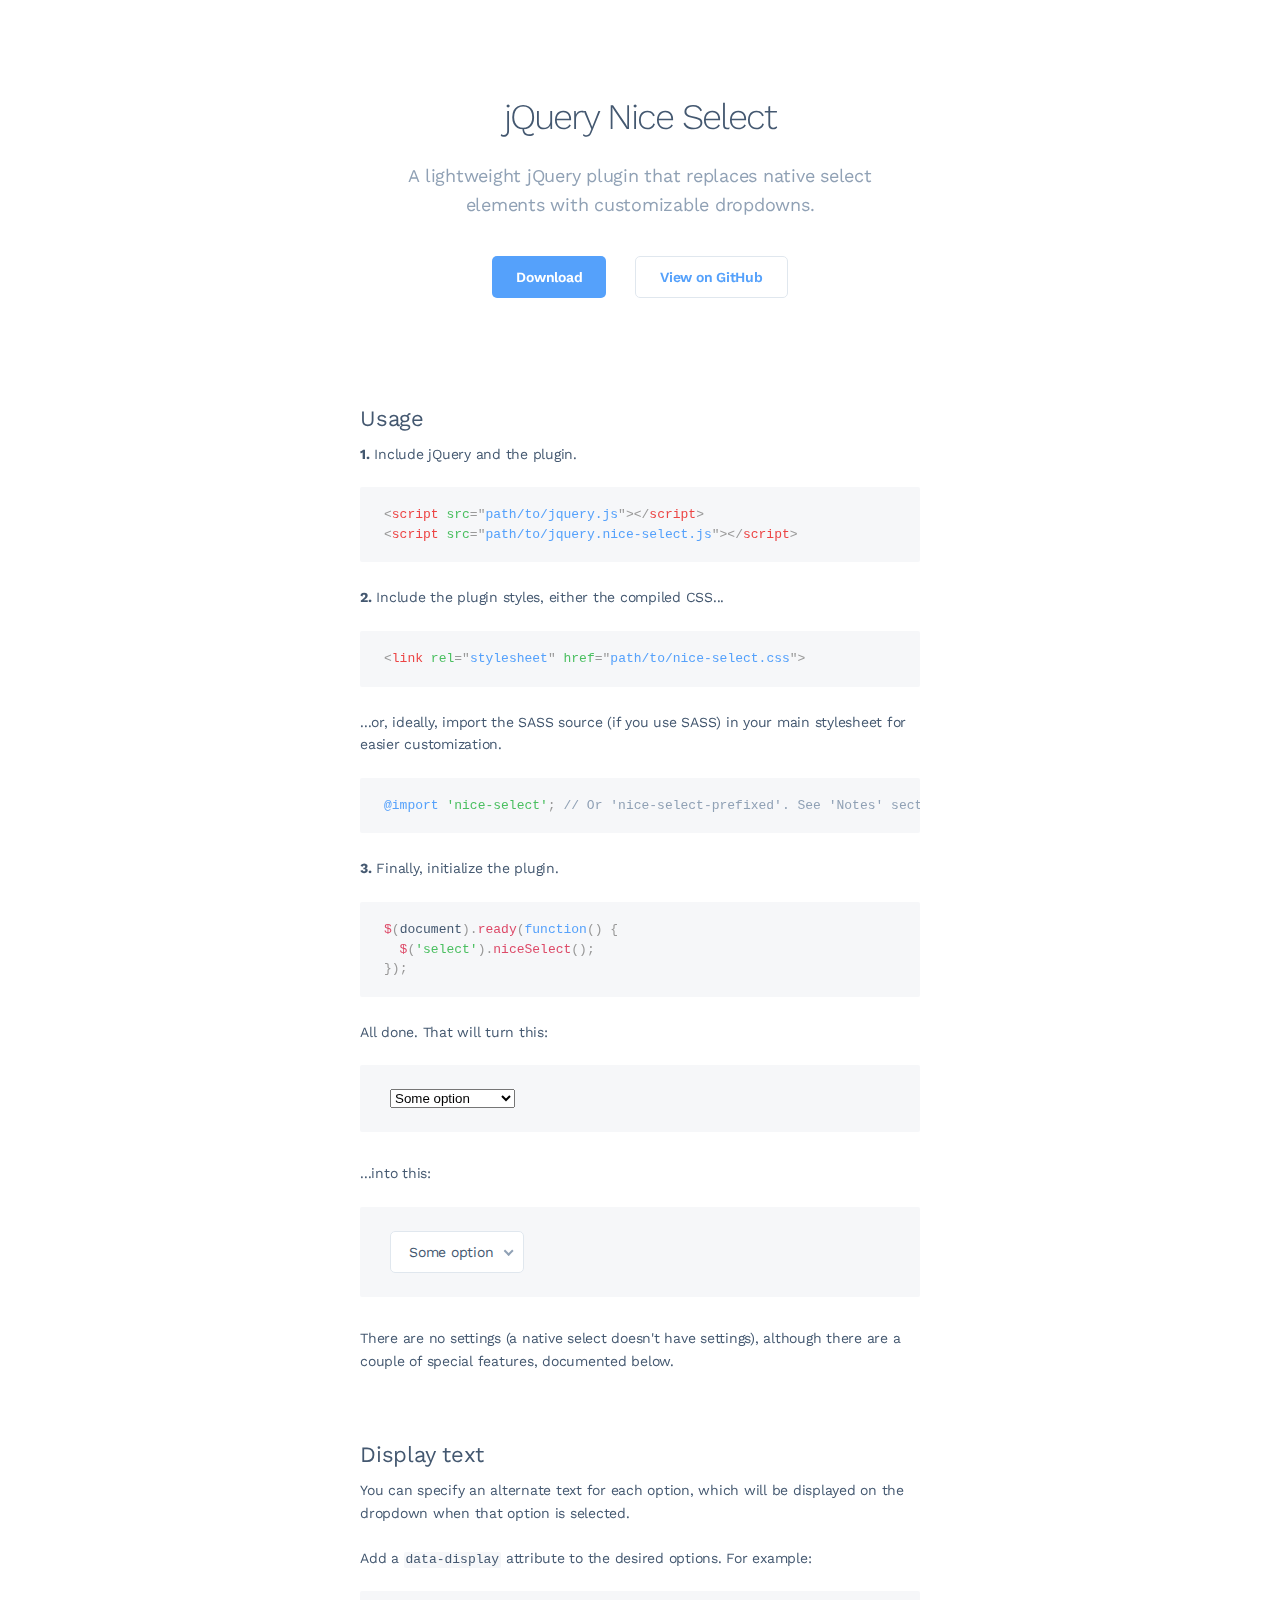
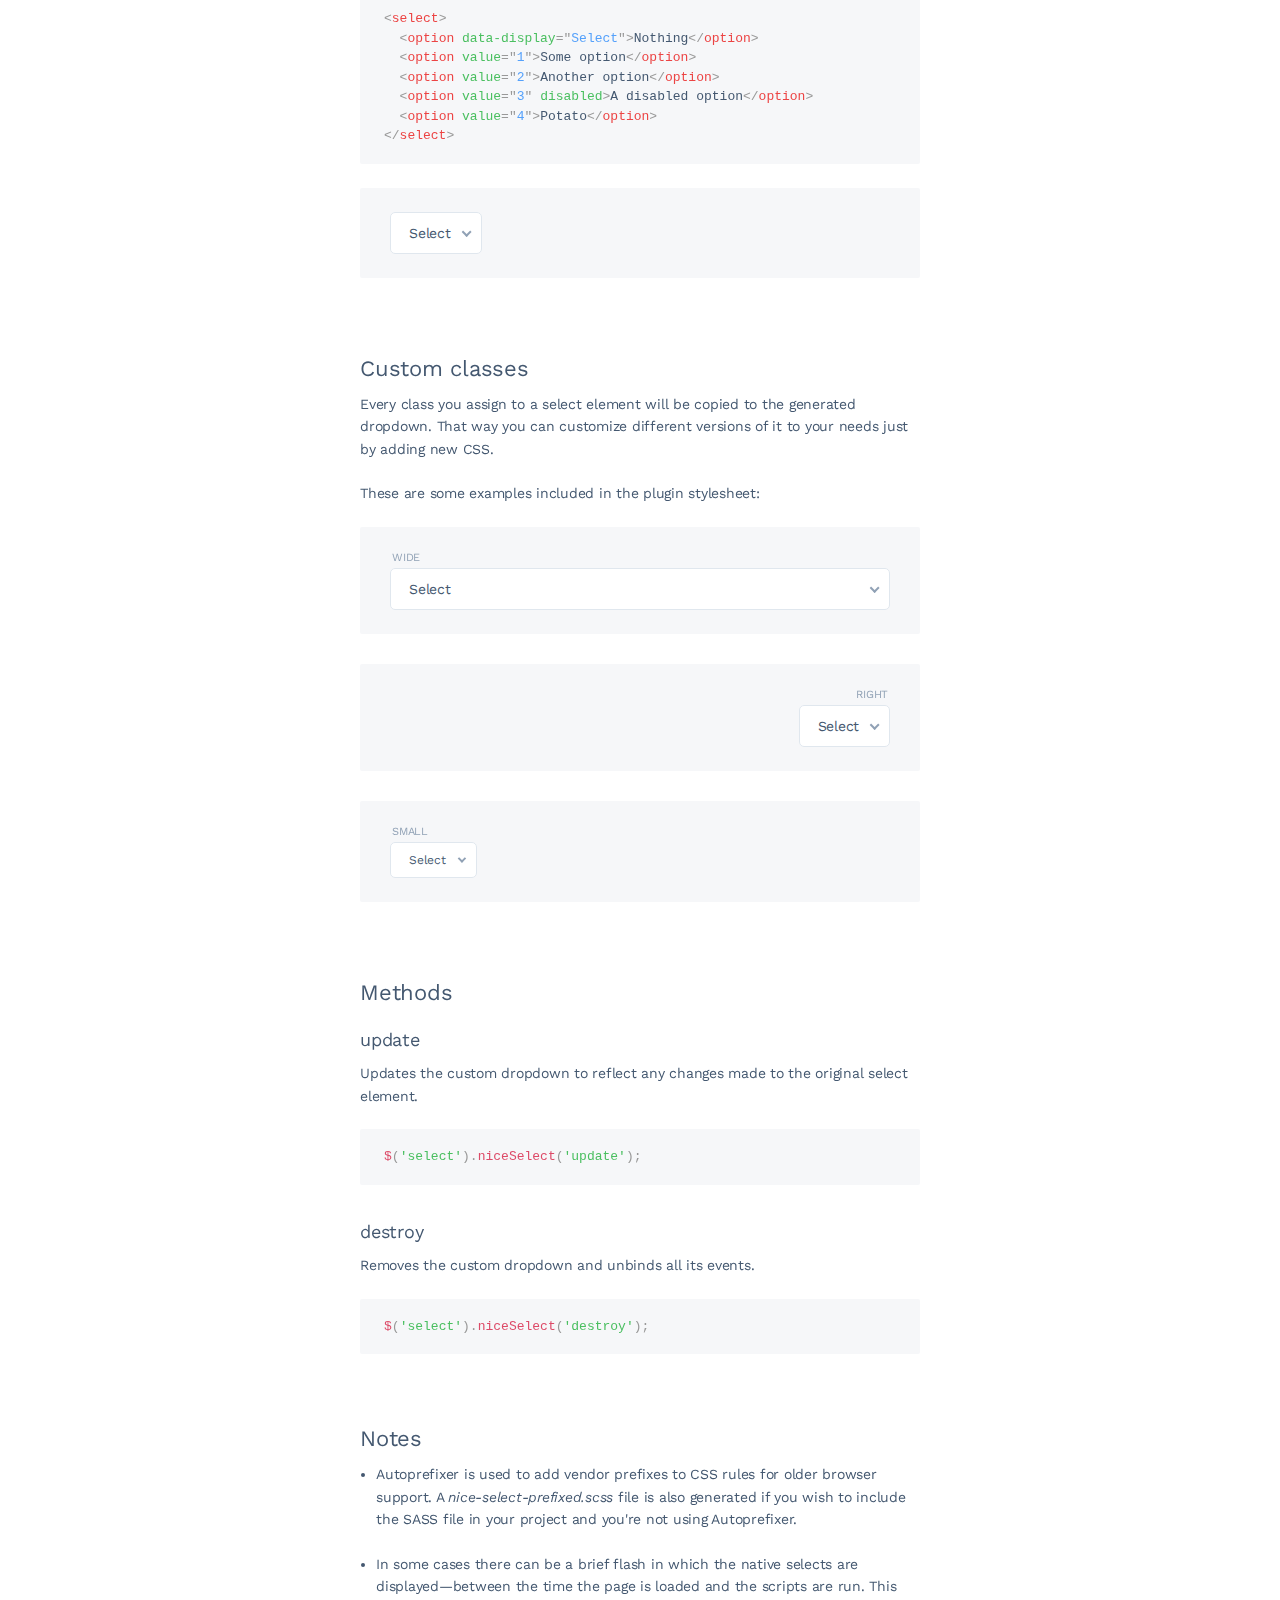
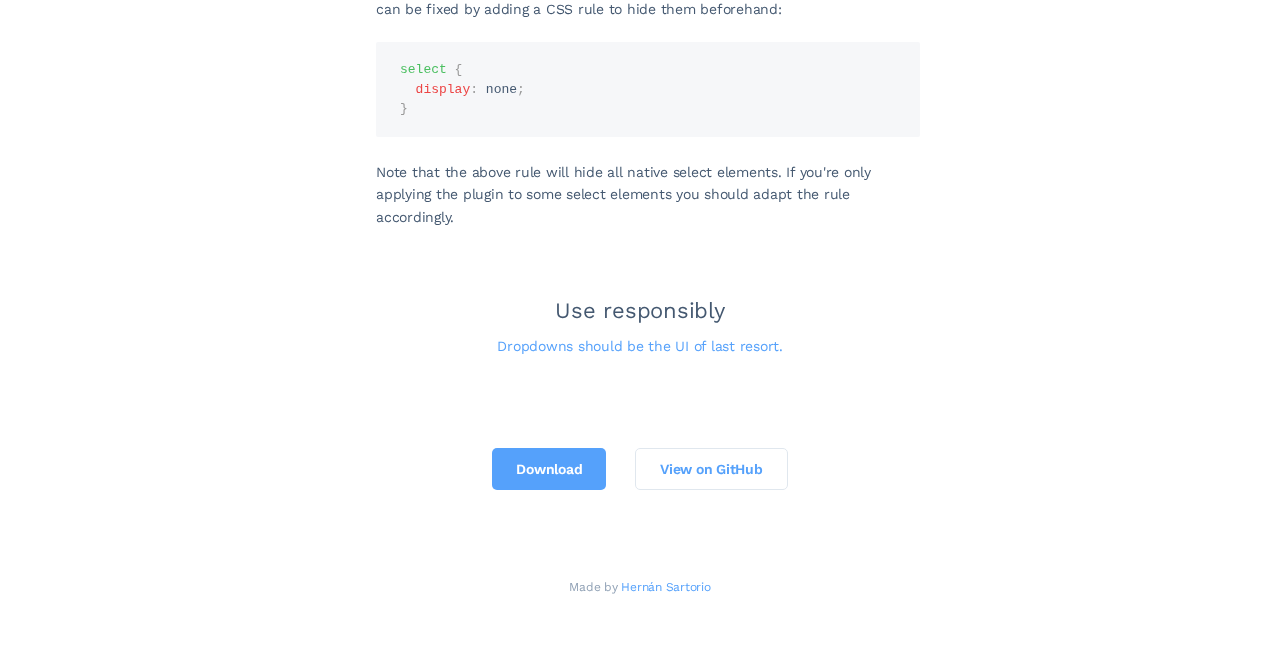
<file: static/Source/jquery-nice-select-1.1.0/index.html>
<!DOCTYPE html>
<html>
<head>

  <meta charset="utf-8">
  <meta name="viewport" content="width=device-width, initial-scale=1, user-scalable=no">

  <title>jQuery Nice Select</title>

  <link href='https://fonts.googleapis.com/css?family=Work+Sans:300,400,600&Inconsolata:400,700' rel='stylesheet' type='text/css'>
  
  <link rel="stylesheet" href="css/style.css">
  
</head>

<body>

  <div class="container">
  
    <div class="header">      
      <h1>jQuery Nice Select</h1>
      
      <p>A lightweight jQuery plugin that replaces native select elements with customizable dropdowns.</p>
      
      <a href="https://github.com/hernansartorio/jquery-nice-select/archive/v1.1.0.zip" class="button">Download</a>
      <a href="https://github.com/hernansartorio/jquery-nice-select" class="button light">View on GitHub</a>
    </div>

    <h2>Usage</h2>
    <p><strong>1.</strong> Include jQuery and the plugin.</p>
    
    <pre><code class="language-html">&lt;script src=&quot;path/to/jquery.js&quot;&gt;&lt;/script&gt; 
&lt;script src=&quot;path/to/jquery.nice-select.js&quot;&gt;&lt;/script&gt;</code></pre>
    
    <p><strong>2.</strong> Include the plugin styles, either the compiled CSS...</p>
    
    <pre><code class="language-html">&lt;link rel=&quot;stylesheet&quot; href=&quot;path/to/nice-select.css&quot;&gt;</code></pre>

    <p>...or, ideally, import the SASS source (if you use SASS) in your main stylesheet for easier customization.</p>
    
    <pre><code class="language-scss">@import 'nice-select'; // Or 'nice-select-prefixed'. See 'Notes' section.</code></pre>
    
    <p><strong>3.</strong> Finally, initialize the plugin.</p>
    
    <pre><code class="language-js">$(document).ready(function() {
  $('select').niceSelect();
});</code></pre>
    
    <p>All done. That will turn this:</p>
    
    <div class="box">
      <select class="ignore">
        <option value="1">Some option</option>
        <option value="2">Another option</option>
        <option value="3" disabled>A disabled option</option>
        <option value="4">Potato</option>
      </select>
    </div>
    
    <p>...into this:</p>
    
    <div class="box">
      <select>
        <option value="1">Some option</option>
        <option value="2">Another option</option>
        <option value="3" disabled>A disabled option</option>
        <option value="4">Potato</option>
      </select>
    </div>
    
    <p>There are no settings (a native select doesn't have settings), although there are a couple of special features, documented below.</p>
    
    <h2>Display text</h2>
    <p>You can specify an alternate text for each option, which will be displayed on the dropdown when that option is selected.</p>
    
    <p>Add a <code class="language-html">data-display</code> attribute to the desired options. For example:</p>
    
    <pre><code class="language-html">&lt;select&gt;
  &lt;option data-display=&quot;Select&quot;&gt;Nothing&lt;/option&gt;
  &lt;option value=&quot;1&quot;&gt;Some option&lt;/option&gt;
  &lt;option value=&quot;2&quot;&gt;Another option&lt;/option&gt;
  &lt;option value=&quot;3&quot; disabled&gt;A disabled option&lt;/option&gt;
  &lt;option value=&quot;4&quot;&gt;Potato&lt;/option&gt;
&lt;/select&gt;</code></pre>
    
    <div class="box">
      <select>
        <option data-display="Select">Nothing</option>
        <option value="1">Some option</option>
        <option value="2">Another option</option>
        <option value="3" disabled>A disabled option</option>
        <option value="4">Potato</option>
      </select>
    </div>

    <h2>Custom classes</h2>
    
    <p>Every class you assign to a select element will be copied to the generated dropdown. That way you can customize different versions of it to your needs just by adding new CSS.</p>
    
    <p>These are some examples included in the plugin stylesheet:</p>
    
    <div class="box">
      <label>Wide</label>
      <select class="wide">
        <option data-display="Select">Nothing</option>
        <option value="1">Some option</option>
        <option value="2">Another option</option>
        <option value="3" disabled>A disabled option</option>
        <option value="4">Potato</option>
      </select>
    </div>
    
    <div class="box">
      <label class="right">Right</label>
      <select class="right">
        <option data-display="Select">Nothing</option>
        <option value="1">Some option</option>
        <option value="2">Another option</option>
        <option value="3" disabled>A disabled option</option>
        <option value="4">Potato</option>
      </select>
    </div>
    
    <div class="box">
      <label>Small</label>
      <select class="small">
        <option data-display="Select">Nothing</option>
        <option value="1">Some option</option>
        <option value="2">Another option</option>
        <option value="3" disabled>A disabled option</option>
        <option value="4">Potato</option>
      </select>
    </div>
    
    <h2>Methods</h2>
    
    <h3>update</h3>
    
    <p>Updates the custom dropdown to reflect any changes made to the original select element.</p>
    
    <pre><code class="language-js">$('select').niceSelect('update');</code></pre>
    
    <h3>destroy</h3>
    
    <p>Removes the custom dropdown and unbinds all its events.</p>
    
    <pre><code class="language-js">$('select').niceSelect('destroy');</code></pre>
    
    <h2>Notes</h2>  
    
    <ul>
      <li>
        <p>Autoprefixer is used to add vendor prefixes to CSS rules for older browser support. A <i>nice-select-prefixed.scss</i> file is also generated if you wish to include the SASS file in your project and you're not using Autoprefixer.</p>
      </li>
      <li>
        <p>In some cases there can be a brief flash in which the native selects are displayed—between the time the page is loaded and the scripts are run. This can be fixed by adding a CSS rule to hide them beforehand:</p>
            
        <pre><code class="language-scss">select {
  display: none;
}</code></pre>

        <p>Note that the above rule will hide all native select elements. If you're only applying the plugin to some select elements you should adapt the rule accordingly.</p>
      </li>
    </ul>

    <div class="footer">
      <h2>Use responsibly</h2>
      
      <p><a href="http://www.lukew.com/ff/entry.asp?1950">Dropdowns should be the UI of last resort.</a></p>
      
      <a href="https://github.com/hernansartorio/jquery-nice-select/archive/v1.1.0.zip" class="button">Download</a>
      <a href="https://github.com/hernansartorio/jquery-nice-select" class="button light">View on GitHub</a>
      
      <div class="credit">
        Made by <a href="http://hernansartorio.com?r=ns">Hernán Sartorio</a>
      </div>
    </div>
    
    
  </div>
  
  <script src="js/jquery.js"></script>
  <script src="js/jquery.nice-select.min.js"></script>
  <script src="js/fastclick.js"></script>
  <script src="js/prism.js"></script>
  
  <script>
    $(document).ready(function() {
      $('select:not(.ignore)').niceSelect();      
      FastClick.attach(document.body);
    });    
  </script>
  
  <script>
    (function(i,s,o,g,r,a,m){i['GoogleAnalyticsObject']=r;i[r]=i[r]||function(){
    (i[r].q=i[r].q||[]).push(arguments)},i[r].l=1*new Date();a=s.createElement(o),
    m=s.getElementsByTagName(o)[0];a.async=1;a.src=g;m.parentNode.insertBefore(a,m)
    })(window,document,'script','//www.google-analytics.com/analytics.js','ga');

    ga('create', 'UA-64633646-1', 'auto');
    ga('send', 'pageview');
  </script>
  
</body>
</html>
</file>
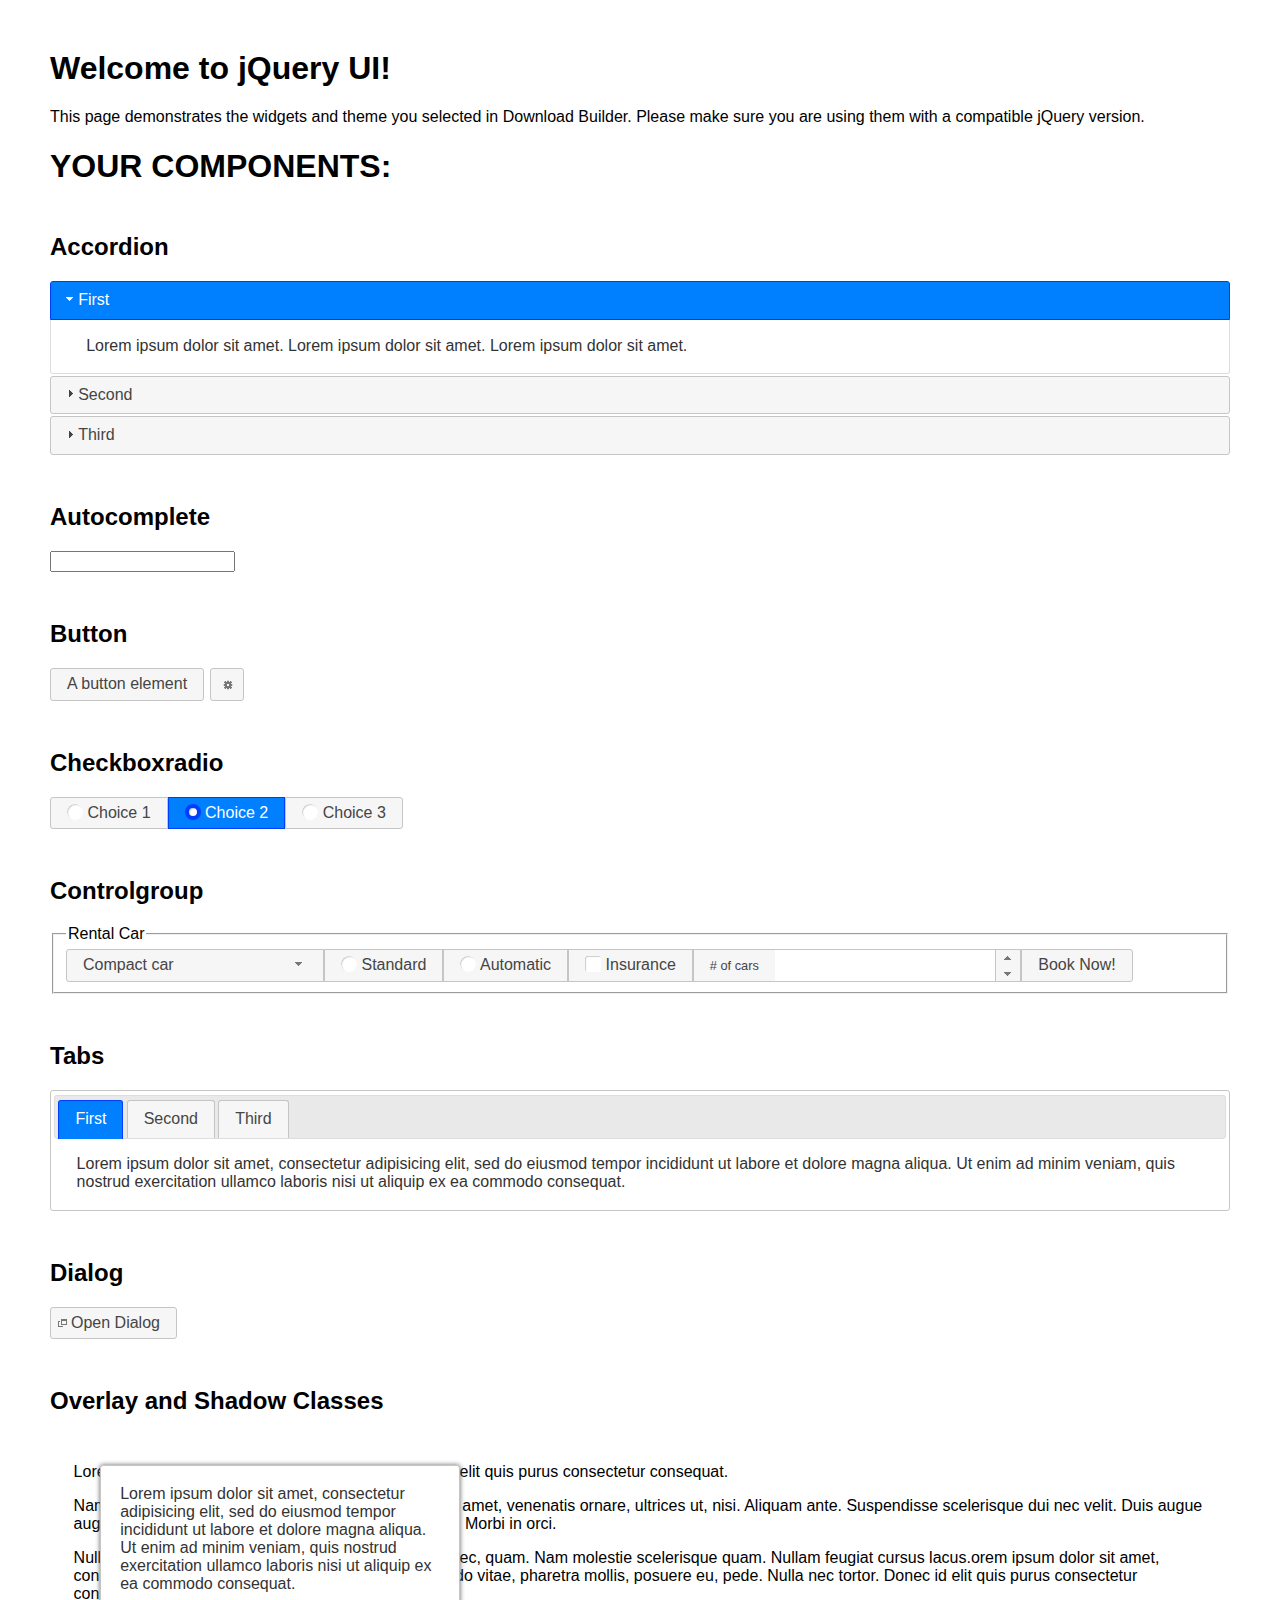
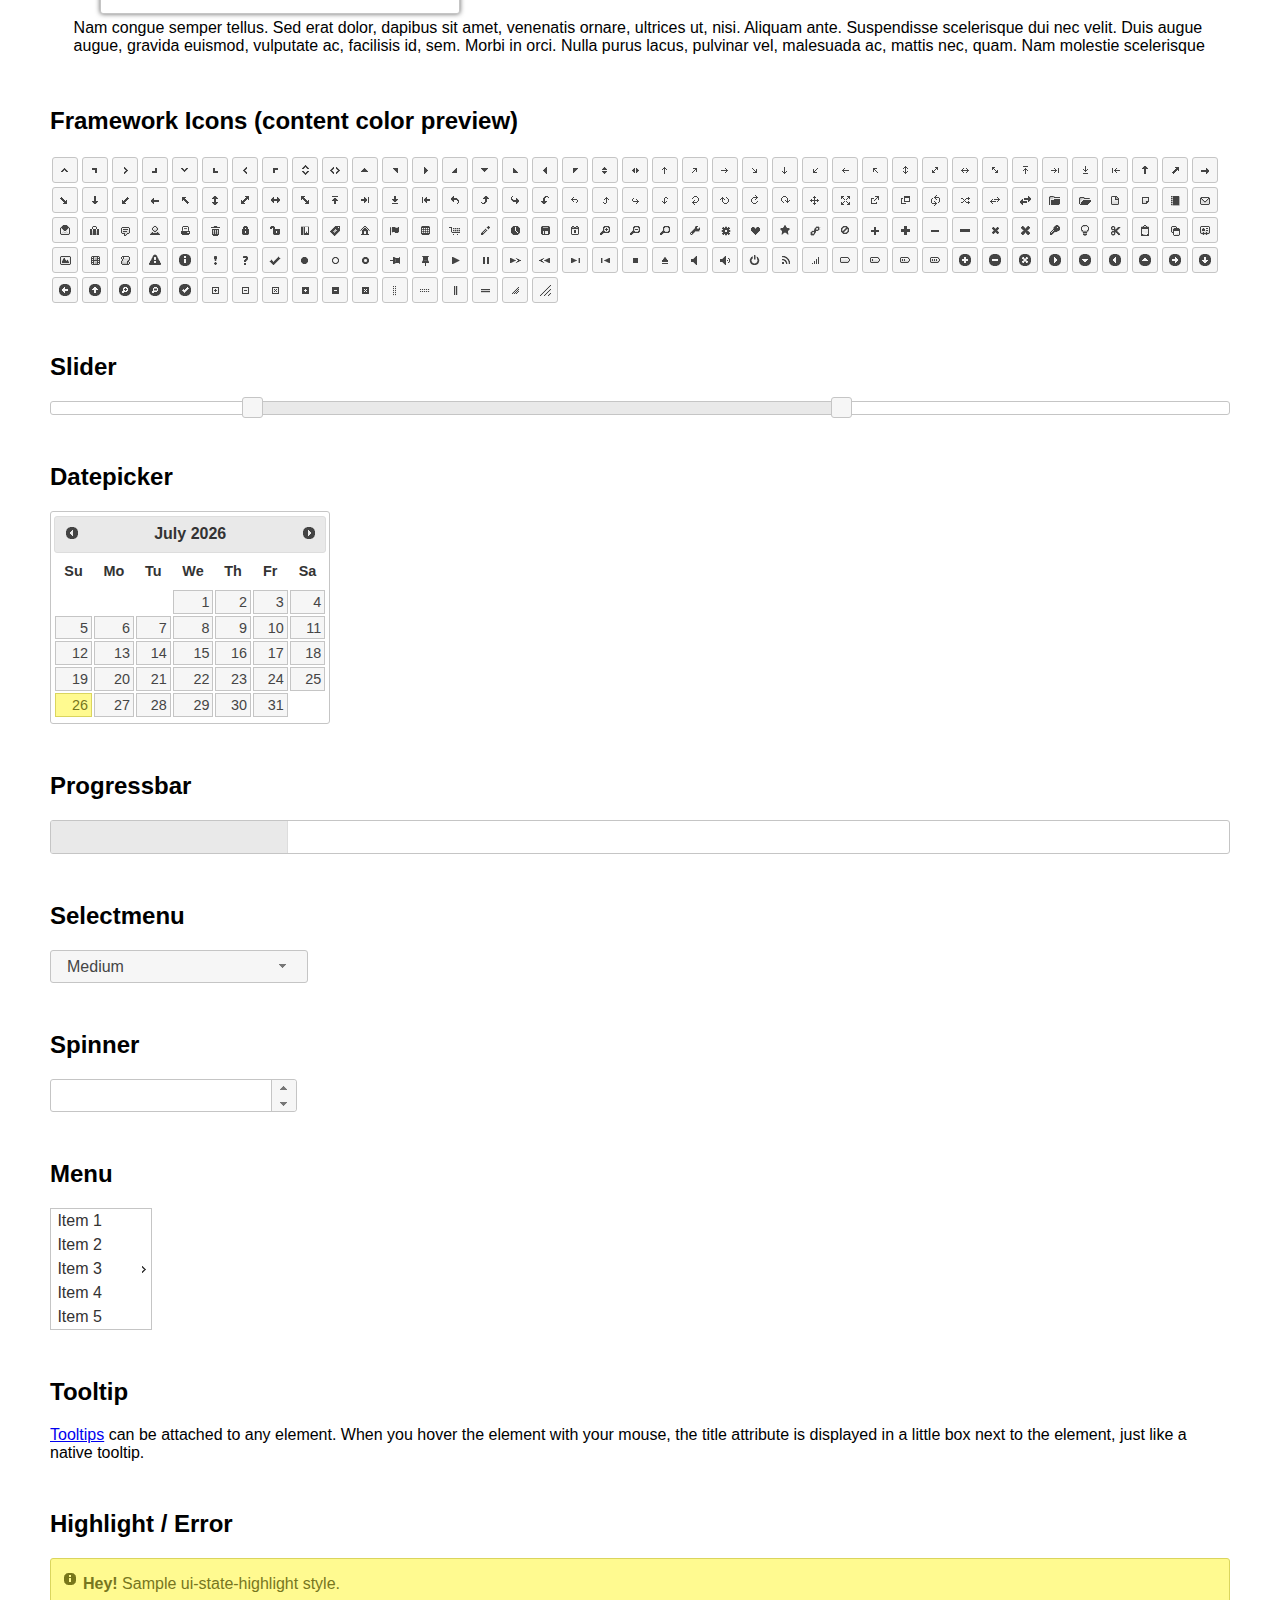
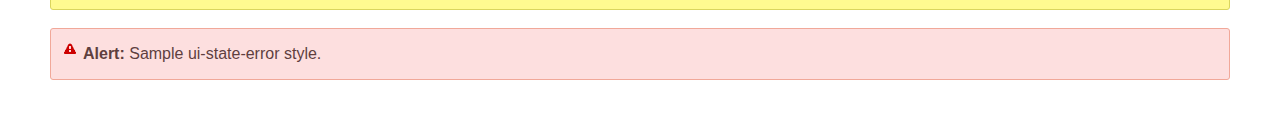
<file: static/Source/jquery-ui-1.12.1/index.html>
<!doctype html>
<html lang="us">
<head>
	<meta charset="utf-8">
	<title>jQuery UI Example Page</title>
	<link href="jquery-ui.css" rel="stylesheet">
	<style>
	body{
		font-family: "Trebuchet MS", sans-serif;
		margin: 50px;
	}
	.demoHeaders {
		margin-top: 2em;
	}
	#dialog-link {
		padding: .4em 1em .4em 20px;
		text-decoration: none;
		position: relative;
	}
	#dialog-link span.ui-icon {
		margin: 0 5px 0 0;
		position: absolute;
		left: .2em;
		top: 50%;
		margin-top: -8px;
	}
	#icons {
		margin: 0;
		padding: 0;
	}
	#icons li {
		margin: 2px;
		position: relative;
		padding: 4px 0;
		cursor: pointer;
		float: left;
		list-style: none;
	}
	#icons span.ui-icon {
		float: left;
		margin: 0 4px;
	}
	.fakewindowcontain .ui-widget-overlay {
		position: absolute;
	}
	select {
		width: 200px;
	}
	</style>
</head>
<body>

<h1>Welcome to jQuery UI!</h1>

<div class="ui-widget">
	<p>This page demonstrates the widgets and theme you selected in Download Builder. Please make sure you are using them with a compatible jQuery version.</p>
</div>

<h1>YOUR COMPONENTS:</h1>


<!-- Accordion -->
<h2 class="demoHeaders">Accordion</h2>
<div id="accordion">
	<h3>First</h3>
	<div>Lorem ipsum dolor sit amet. Lorem ipsum dolor sit amet. Lorem ipsum dolor sit amet.</div>
	<h3>Second</h3>
	<div>Phasellus mattis tincidunt nibh.</div>
	<h3>Third</h3>
	<div>Nam dui erat, auctor a, dignissim quis.</div>
</div>



<!-- Autocomplete -->
<h2 class="demoHeaders">Autocomplete</h2>
<div>
	<input id="autocomplete" title="type &quot;a&quot;">
</div>



<!-- Button -->
<h2 class="demoHeaders">Button</h2>
<button id="button">A button element</button>
<button id="button-icon">An icon-only button</button>



<!-- Checkboxradio -->
<h2 class="demoHeaders">Checkboxradio</h2>
<form style="margin-top: 1em;">
	<div id="radioset">
		<input type="radio" id="radio1" name="radio"><label for="radio1">Choice 1</label>
		<input type="radio" id="radio2" name="radio" checked="checked"><label for="radio2">Choice 2</label>
		<input type="radio" id="radio3" name="radio"><label for="radio3">Choice 3</label>
	</div>
</form>



<!-- Controlgroup -->
<h2 class="demoHeaders">Controlgroup</h2>
<fieldset>
	<legend>Rental Car</legend>
	<div id="controlgroup">
		<select id="car-type">
			<option>Compact car</option>
			<option>Midsize car</option>
			<option>Full size car</option>
			<option>SUV</option>
			<option>Luxury</option>
			<option>Truck</option>
			<option>Van</option>
		</select>
		<label for="transmission-standard">Standard</label>
		<input type="radio" name="transmission" id="transmission-standard">
		<label for="transmission-automatic">Automatic</label>
		<input type="radio" name="transmission" id="transmission-automatic">
		<label for="insurance">Insurance</label>
		<input type="checkbox" name="insurance" id="insurance">
		<label for="horizontal-spinner" class="ui-controlgroup-label"># of cars</label>
		<input id="horizontal-spinner" class="ui-spinner-input">
		<button>Book Now!</button>
	</div>
</fieldset>



<!-- Tabs -->
<h2 class="demoHeaders">Tabs</h2>
<div id="tabs">
	<ul>
		<li><a href="#tabs-1">First</a></li>
		<li><a href="#tabs-2">Second</a></li>
		<li><a href="#tabs-3">Third</a></li>
	</ul>
	<div id="tabs-1">Lorem ipsum dolor sit amet, consectetur adipisicing elit, sed do eiusmod tempor incididunt ut labore et dolore magna aliqua. Ut enim ad minim veniam, quis nostrud exercitation ullamco laboris nisi ut aliquip ex ea commodo consequat.</div>
	<div id="tabs-2">Phasellus mattis tincidunt nibh. Cras orci urna, blandit id, pretium vel, aliquet ornare, felis. Maecenas scelerisque sem non nisl. Fusce sed lorem in enim dictum bibendum.</div>
	<div id="tabs-3">Nam dui erat, auctor a, dignissim quis, sollicitudin eu, felis. Pellentesque nisi urna, interdum eget, sagittis et, consequat vestibulum, lacus. Mauris porttitor ullamcorper augue.</div>
</div>



<h2 class="demoHeaders">Dialog</h2>
<p>
	<button id="dialog-link" class="ui-button ui-corner-all ui-widget">
		<span class="ui-icon ui-icon-newwin"></span>Open Dialog
	</button>
</p>

<h2 class="demoHeaders">Overlay and Shadow Classes</h2>
<div style="position: relative; width: 96%; height: 200px; padding:1% 2%; overflow:hidden;" class="fakewindowcontain">
	<p>Lorem ipsum dolor sit amet,  Nulla nec tortor. Donec id elit quis purus consectetur consequat. </p><p>Nam congue semper tellus. Sed erat dolor, dapibus sit amet, venenatis ornare, ultrices ut, nisi. Aliquam ante. Suspendisse scelerisque dui nec velit. Duis augue augue, gravida euismod, vulputate ac, facilisis id, sem. Morbi in orci. </p><p>Nulla purus lacus, pulvinar vel, malesuada ac, mattis nec, quam. Nam molestie scelerisque quam. Nullam feugiat cursus lacus.orem ipsum dolor sit amet, consectetur adipiscing elit. Donec libero risus, commodo vitae, pharetra mollis, posuere eu, pede. Nulla nec tortor. Donec id elit quis purus consectetur consequat. </p><p>Nam congue semper tellus. Sed erat dolor, dapibus sit amet, venenatis ornare, ultrices ut, nisi. Aliquam ante. Suspendisse scelerisque dui nec velit. Duis augue augue, gravida euismod, vulputate ac, facilisis id, sem. Morbi in orci. Nulla purus lacus, pulvinar vel, malesuada ac, mattis nec, quam. Nam molestie scelerisque quam. </p><p>Nullam feugiat cursus lacus.orem ipsum dolor sit amet, consectetur adipiscing elit. Donec libero risus, commodo vitae, pharetra mollis, posuere eu, pede. Nulla nec tortor. Donec id elit quis purus consectetur consequat. Nam congue semper tellus. Sed erat dolor, dapibus sit amet, venenatis ornare, ultrices ut, nisi. Aliquam ante. </p><p>Suspendisse scelerisque dui nec velit. Duis augue augue, gravida euismod, vulputate ac, facilisis id, sem. Morbi in orci. Nulla purus lacus, pulvinar vel, malesuada ac, mattis nec, quam. Nam molestie scelerisque quam. Nullam feugiat cursus lacus.orem ipsum dolor sit amet, consectetur adipiscing elit. Donec libero risus, commodo vitae, pharetra mollis, posuere eu, pede. Nulla nec tortor. Donec id elit quis purus consectetur consequat. Nam congue semper tellus. Sed erat dolor, dapibus sit amet, venenatis ornare, ultrices ut, nisi. </p>

	<!-- ui-dialog -->
	<div class="ui-widget-overlay ui-front"></div>
	<div style="position: absolute; width: 320px; left: 50px; top: 30px; padding: 1.2em" class="ui-widget ui-front ui-widget-content ui-corner-all ui-widget-shadow">
		Lorem ipsum dolor sit amet, consectetur adipisicing elit, sed do eiusmod tempor incididunt ut labore et dolore magna aliqua. Ut enim ad minim veniam, quis nostrud exercitation ullamco laboris nisi ut aliquip ex ea commodo consequat.
	</div>

</div>

<!-- ui-dialog -->
<div id="dialog" title="Dialog Title">
	<p>Lorem ipsum dolor sit amet, consectetur adipisicing elit, sed do eiusmod tempor incididunt ut labore et dolore magna aliqua. Ut enim ad minim veniam, quis nostrud exercitation ullamco laboris nisi ut aliquip ex ea commodo consequat.</p>
</div>



<h2 class="demoHeaders">Framework Icons (content color preview)</h2>
<ul id="icons" class="ui-widget ui-helper-clearfix">
	<li class="ui-state-default ui-corner-all" title=".ui-icon-caret-1-n"><span class="ui-icon ui-icon-caret-1-n"></span></li>
	<li class="ui-state-default ui-corner-all" title=".ui-icon-caret-1-ne"><span class="ui-icon ui-icon-caret-1-ne"></span></li>
	<li class="ui-state-default ui-corner-all" title=".ui-icon-caret-1-e"><span class="ui-icon ui-icon-caret-1-e"></span></li>
	<li class="ui-state-default ui-corner-all" title=".ui-icon-caret-1-se"><span class="ui-icon ui-icon-caret-1-se"></span></li>
	<li class="ui-state-default ui-corner-all" title=".ui-icon-caret-1-s"><span class="ui-icon ui-icon-caret-1-s"></span></li>
	<li class="ui-state-default ui-corner-all" title=".ui-icon-caret-1-sw"><span class="ui-icon ui-icon-caret-1-sw"></span></li>
	<li class="ui-state-default ui-corner-all" title=".ui-icon-caret-1-w"><span class="ui-icon ui-icon-caret-1-w"></span></li>
	<li class="ui-state-default ui-corner-all" title=".ui-icon-caret-1-nw"><span class="ui-icon ui-icon-caret-1-nw"></span></li>
	<li class="ui-state-default ui-corner-all" title=".ui-icon-caret-2-n-s"><span class="ui-icon ui-icon-caret-2-n-s"></span></li>
	<li class="ui-state-default ui-corner-all" title=".ui-icon-caret-2-e-w"><span class="ui-icon ui-icon-caret-2-e-w"></span></li>
	<li class="ui-state-default ui-corner-all" title=".ui-icon-triangle-1-n"><span class="ui-icon ui-icon-triangle-1-n"></span></li>
	<li class="ui-state-default ui-corner-all" title=".ui-icon-triangle-1-ne"><span class="ui-icon ui-icon-triangle-1-ne"></span></li>
	<li class="ui-state-default ui-corner-all" title=".ui-icon-triangle-1-e"><span class="ui-icon ui-icon-triangle-1-e"></span></li>
	<li class="ui-state-default ui-corner-all" title=".ui-icon-triangle-1-se"><span class="ui-icon ui-icon-triangle-1-se"></span></li>
	<li class="ui-state-default ui-corner-all" title=".ui-icon-triangle-1-s"><span class="ui-icon ui-icon-triangle-1-s"></span></li>
	<li class="ui-state-default ui-corner-all" title=".ui-icon-triangle-1-sw"><span class="ui-icon ui-icon-triangle-1-sw"></span></li>
	<li class="ui-state-default ui-corner-all" title=".ui-icon-triangle-1-w"><span class="ui-icon ui-icon-triangle-1-w"></span></li>
	<li class="ui-state-default ui-corner-all" title=".ui-icon-triangle-1-nw"><span class="ui-icon ui-icon-triangle-1-nw"></span></li>
	<li class="ui-state-default ui-corner-all" title=".ui-icon-triangle-2-n-s"><span class="ui-icon ui-icon-triangle-2-n-s"></span></li>
	<li class="ui-state-default ui-corner-all" title=".ui-icon-triangle-2-e-w"><span class="ui-icon ui-icon-triangle-2-e-w"></span></li>
	<li class="ui-state-default ui-corner-all" title=".ui-icon-arrow-1-n"><span class="ui-icon ui-icon-arrow-1-n"></span></li>
	<li class="ui-state-default ui-corner-all" title=".ui-icon-arrow-1-ne"><span class="ui-icon ui-icon-arrow-1-ne"></span></li>
	<li class="ui-state-default ui-corner-all" title=".ui-icon-arrow-1-e"><span class="ui-icon ui-icon-arrow-1-e"></span></li>
	<li class="ui-state-default ui-corner-all" title=".ui-icon-arrow-1-se"><span class="ui-icon ui-icon-arrow-1-se"></span></li>
	<li class="ui-state-default ui-corner-all" title=".ui-icon-arrow-1-s"><span class="ui-icon ui-icon-arrow-1-s"></span></li>
	<li class="ui-state-default ui-corner-all" title=".ui-icon-arrow-1-sw"><span class="ui-icon ui-icon-arrow-1-sw"></span></li>
	<li class="ui-state-default ui-corner-all" title=".ui-icon-arrow-1-w"><span class="ui-icon ui-icon-arrow-1-w"></span></li>
	<li class="ui-state-default ui-corner-all" title=".ui-icon-arrow-1-nw"><span class="ui-icon ui-icon-arrow-1-nw"></span></li>
	<li class="ui-state-default ui-corner-all" title=".ui-icon-arrow-2-n-s"><span class="ui-icon ui-icon-arrow-2-n-s"></span></li>
	<li class="ui-state-default ui-corner-all" title=".ui-icon-arrow-2-ne-sw"><span class="ui-icon ui-icon-arrow-2-ne-sw"></span></li>
	<li class="ui-state-default ui-corner-all" title=".ui-icon-arrow-2-e-w"><span class="ui-icon ui-icon-arrow-2-e-w"></span></li>
	<li class="ui-state-default ui-corner-all" title=".ui-icon-arrow-2-se-nw"><span class="ui-icon ui-icon-arrow-2-se-nw"></span></li>
	<li class="ui-state-default ui-corner-all" title=".ui-icon-arrowstop-1-n"><span class="ui-icon ui-icon-arrowstop-1-n"></span></li>
	<li class="ui-state-default ui-corner-all" title=".ui-icon-arrowstop-1-e"><span class="ui-icon ui-icon-arrowstop-1-e"></span></li>
	<li class="ui-state-default ui-corner-all" title=".ui-icon-arrowstop-1-s"><span class="ui-icon ui-icon-arrowstop-1-s"></span></li>
	<li class="ui-state-default ui-corner-all" title=".ui-icon-arrowstop-1-w"><span class="ui-icon ui-icon-arrowstop-1-w"></span></li>
	<li class="ui-state-default ui-corner-all" title=".ui-icon-arrowthick-1-n"><span class="ui-icon ui-icon-arrowthick-1-n"></span></li>
	<li class="ui-state-default ui-corner-all" title=".ui-icon-arrowthick-1-ne"><span class="ui-icon ui-icon-arrowthick-1-ne"></span></li>
	<li class="ui-state-default ui-corner-all" title=".ui-icon-arrowthick-1-e"><span class="ui-icon ui-icon-arrowthick-1-e"></span></li>
	<li class="ui-state-default ui-corner-all" title=".ui-icon-arrowthick-1-se"><span class="ui-icon ui-icon-arrowthick-1-se"></span></li>
	<li class="ui-state-default ui-corner-all" title=".ui-icon-arrowthick-1-s"><span class="ui-icon ui-icon-arrowthick-1-s"></span></li>
	<li class="ui-state-default ui-corner-all" title=".ui-icon-arrowthick-1-sw"><span class="ui-icon ui-icon-arrowthick-1-sw"></span></li>
	<li class="ui-state-default ui-corner-all" title=".ui-icon-arrowthick-1-w"><span class="ui-icon ui-icon-arrowthick-1-w"></span></li>
	<li class="ui-state-default ui-corner-all" title=".ui-icon-arrowthick-1-nw"><span class="ui-icon ui-icon-arrowthick-1-nw"></span></li>
	<li class="ui-state-default ui-corner-all" title=".ui-icon-arrowthick-2-n-s"><span class="ui-icon ui-icon-arrowthick-2-n-s"></span></li>
	<li class="ui-state-default ui-corner-all" title=".ui-icon-arrowthick-2-ne-sw"><span class="ui-icon ui-icon-arrowthick-2-ne-sw"></span></li>
	<li class="ui-state-default ui-corner-all" title=".ui-icon-arrowthick-2-e-w"><span class="ui-icon ui-icon-arrowthick-2-e-w"></span></li>
	<li class="ui-state-default ui-corner-all" title=".ui-icon-arrowthick-2-se-nw"><span class="ui-icon ui-icon-arrowthick-2-se-nw"></span></li>
	<li class="ui-state-default ui-corner-all" title=".ui-icon-arrowthickstop-1-n"><span class="ui-icon ui-icon-arrowthickstop-1-n"></span></li>
	<li class="ui-state-default ui-corner-all" title=".ui-icon-arrowthickstop-1-e"><span class="ui-icon ui-icon-arrowthickstop-1-e"></span></li>
	<li class="ui-state-default ui-corner-all" title=".ui-icon-arrowthickstop-1-s"><span class="ui-icon ui-icon-arrowthickstop-1-s"></span></li>
	<li class="ui-state-default ui-corner-all" title=".ui-icon-arrowthickstop-1-w"><span class="ui-icon ui-icon-arrowthickstop-1-w"></span></li>
	<li class="ui-state-default ui-corner-all" title=".ui-icon-arrowreturnthick-1-w"><span class="ui-icon ui-icon-arrowreturnthick-1-w"></span></li>
	<li class="ui-state-default ui-corner-all" title=".ui-icon-arrowreturnthick-1-n"><span class="ui-icon ui-icon-arrowreturnthick-1-n"></span></li>
	<li class="ui-state-default ui-corner-all" title=".ui-icon-arrowreturnthick-1-e"><span class="ui-icon ui-icon-arrowreturnthick-1-e"></span></li>
	<li class="ui-state-default ui-corner-all" title=".ui-icon-arrowreturnthick-1-s"><span class="ui-icon ui-icon-arrowreturnthick-1-s"></span></li>
	<li class="ui-state-default ui-corner-all" title=".ui-icon-arrowreturn-1-w"><span class="ui-icon ui-icon-arrowreturn-1-w"></span></li>
	<li class="ui-state-default ui-corner-all" title=".ui-icon-arrowreturn-1-n"><span class="ui-icon ui-icon-arrowreturn-1-n"></span></li>
	<li class="ui-state-default ui-corner-all" title=".ui-icon-arrowreturn-1-e"><span class="ui-icon ui-icon-arrowreturn-1-e"></span></li>
	<li class="ui-state-default ui-corner-all" title=".ui-icon-arrowreturn-1-s"><span class="ui-icon ui-icon-arrowreturn-1-s"></span></li>
	<li class="ui-state-default ui-corner-all" title=".ui-icon-arrowrefresh-1-w"><span class="ui-icon ui-icon-arrowrefresh-1-w"></span></li>
	<li class="ui-state-default ui-corner-all" title=".ui-icon-arrowrefresh-1-n"><span class="ui-icon ui-icon-arrowrefresh-1-n"></span></li>
	<li class="ui-state-default ui-corner-all" title=".ui-icon-arrowrefresh-1-e"><span class="ui-icon ui-icon-arrowrefresh-1-e"></span></li>
	<li class="ui-state-default ui-corner-all" title=".ui-icon-arrowrefresh-1-s"><span class="ui-icon ui-icon-arrowrefresh-1-s"></span></li>
	<li class="ui-state-default ui-corner-all" title=".ui-icon-arrow-4"><span class="ui-icon ui-icon-arrow-4"></span></li>
	<li class="ui-state-default ui-corner-all" title=".ui-icon-arrow-4-diag"><span class="ui-icon ui-icon-arrow-4-diag"></span></li>
	<li class="ui-state-default ui-corner-all" title=".ui-icon-extlink"><span class="ui-icon ui-icon-extlink"></span></li>
	<li class="ui-state-default ui-corner-all" title=".ui-icon-newwin"><span class="ui-icon ui-icon-newwin"></span></li>
	<li class="ui-state-default ui-corner-all" title=".ui-icon-refresh"><span class="ui-icon ui-icon-refresh"></span></li>
	<li class="ui-state-default ui-corner-all" title=".ui-icon-shuffle"><span class="ui-icon ui-icon-shuffle"></span></li>
	<li class="ui-state-default ui-corner-all" title=".ui-icon-transfer-e-w"><span class="ui-icon ui-icon-transfer-e-w"></span></li>
	<li class="ui-state-default ui-corner-all" title=".ui-icon-transferthick-e-w"><span class="ui-icon ui-icon-transferthick-e-w"></span></li>
	<li class="ui-state-default ui-corner-all" title=".ui-icon-folder-collapsed"><span class="ui-icon ui-icon-folder-collapsed"></span></li>
	<li class="ui-state-default ui-corner-all" title=".ui-icon-folder-open"><span class="ui-icon ui-icon-folder-open"></span></li>
	<li class="ui-state-default ui-corner-all" title=".ui-icon-document"><span class="ui-icon ui-icon-document"></span></li>
	<li class="ui-state-default ui-corner-all" title=".ui-icon-document-b"><span class="ui-icon ui-icon-document-b"></span></li>
	<li class="ui-state-default ui-corner-all" title=".ui-icon-note"><span class="ui-icon ui-icon-note"></span></li>
	<li class="ui-state-default ui-corner-all" title=".ui-icon-mail-closed"><span class="ui-icon ui-icon-mail-closed"></span></li>
	<li class="ui-state-default ui-corner-all" title=".ui-icon-mail-open"><span class="ui-icon ui-icon-mail-open"></span></li>
	<li class="ui-state-default ui-corner-all" title=".ui-icon-suitcase"><span class="ui-icon ui-icon-suitcase"></span></li>
	<li class="ui-state-default ui-corner-all" title=".ui-icon-comment"><span class="ui-icon ui-icon-comment"></span></li>
	<li class="ui-state-default ui-corner-all" title=".ui-icon-person"><span class="ui-icon ui-icon-person"></span></li>
	<li class="ui-state-default ui-corner-all" title=".ui-icon-print"><span class="ui-icon ui-icon-print"></span></li>
	<li class="ui-state-default ui-corner-all" title=".ui-icon-trash"><span class="ui-icon ui-icon-trash"></span></li>
	<li class="ui-state-default ui-corner-all" title=".ui-icon-locked"><span class="ui-icon ui-icon-locked"></span></li>
	<li class="ui-state-default ui-corner-all" title=".ui-icon-unlocked"><span class="ui-icon ui-icon-unlocked"></span></li>
	<li class="ui-state-default ui-corner-all" title=".ui-icon-bookmark"><span class="ui-icon ui-icon-bookmark"></span></li>
	<li class="ui-state-default ui-corner-all" title=".ui-icon-tag"><span class="ui-icon ui-icon-tag"></span></li>
	<li class="ui-state-default ui-corner-all" title=".ui-icon-home"><span class="ui-icon ui-icon-home"></span></li>
	<li class="ui-state-default ui-corner-all" title=".ui-icon-flag"><span class="ui-icon ui-icon-flag"></span></li>
	<li class="ui-state-default ui-corner-all" title=".ui-icon-calculator"><span class="ui-icon ui-icon-calculator"></span></li>
	<li class="ui-state-default ui-corner-all" title=".ui-icon-cart"><span class="ui-icon ui-icon-cart"></span></li>
	<li class="ui-state-default ui-corner-all" title=".ui-icon-pencil"><span class="ui-icon ui-icon-pencil"></span></li>
	<li class="ui-state-default ui-corner-all" title=".ui-icon-clock"><span class="ui-icon ui-icon-clock"></span></li>
	<li class="ui-state-default ui-corner-all" title=".ui-icon-disk"><span class="ui-icon ui-icon-disk"></span></li>
	<li class="ui-state-default ui-corner-all" title=".ui-icon-calendar"><span class="ui-icon ui-icon-calendar"></span></li>
	<li class="ui-state-default ui-corner-all" title=".ui-icon-zoomin"><span class="ui-icon ui-icon-zoomin"></span></li>
	<li class="ui-state-default ui-corner-all" title=".ui-icon-zoomout"><span class="ui-icon ui-icon-zoomout"></span></li>
	<li class="ui-state-default ui-corner-all" title=".ui-icon-search"><span class="ui-icon ui-icon-search"></span></li>
	<li class="ui-state-default ui-corner-all" title=".ui-icon-wrench"><span class="ui-icon ui-icon-wrench"></span></li>
	<li class="ui-state-default ui-corner-all" title=".ui-icon-gear"><span class="ui-icon ui-icon-gear"></span></li>
	<li class="ui-state-default ui-corner-all" title=".ui-icon-heart"><span class="ui-icon ui-icon-heart"></span></li>
	<li class="ui-state-default ui-corner-all" title=".ui-icon-star"><span class="ui-icon ui-icon-star"></span></li>
	<li class="ui-state-default ui-corner-all" title=".ui-icon-link"><span class="ui-icon ui-icon-link"></span></li>
	<li class="ui-state-default ui-corner-all" title=".ui-icon-cancel"><span class="ui-icon ui-icon-cancel"></span></li>
	<li class="ui-state-default ui-corner-all" title=".ui-icon-plus"><span class="ui-icon ui-icon-plus"></span></li>
	<li class="ui-state-default ui-corner-all" title=".ui-icon-plusthick"><span class="ui-icon ui-icon-plusthick"></span></li>
	<li class="ui-state-default ui-corner-all" title=".ui-icon-minus"><span class="ui-icon ui-icon-minus"></span></li>
	<li class="ui-state-default ui-corner-all" title=".ui-icon-minusthick"><span class="ui-icon ui-icon-minusthick"></span></li>
	<li class="ui-state-default ui-corner-all" title=".ui-icon-close"><span class="ui-icon ui-icon-close"></span></li>
	<li class="ui-state-default ui-corner-all" title=".ui-icon-closethick"><span class="ui-icon ui-icon-closethick"></span></li>
	<li class="ui-state-default ui-corner-all" title=".ui-icon-key"><span class="ui-icon ui-icon-key"></span></li>
	<li class="ui-state-default ui-corner-all" title=".ui-icon-lightbulb"><span class="ui-icon ui-icon-lightbulb"></span></li>
	<li class="ui-state-default ui-corner-all" title=".ui-icon-scissors"><span class="ui-icon ui-icon-scissors"></span></li>
	<li class="ui-state-default ui-corner-all" title=".ui-icon-clipboard"><span class="ui-icon ui-icon-clipboard"></span></li>
	<li class="ui-state-default ui-corner-all" title=".ui-icon-copy"><span class="ui-icon ui-icon-copy"></span></li>
	<li class="ui-state-default ui-corner-all" title=".ui-icon-contact"><span class="ui-icon ui-icon-contact"></span></li>
	<li class="ui-state-default ui-corner-all" title=".ui-icon-image"><span class="ui-icon ui-icon-image"></span></li>
	<li class="ui-state-default ui-corner-all" title=".ui-icon-video"><span class="ui-icon ui-icon-video"></span></li>
	<li class="ui-state-default ui-corner-all" title=".ui-icon-script"><span class="ui-icon ui-icon-script"></span></li>
	<li class="ui-state-default ui-corner-all" title=".ui-icon-alert"><span class="ui-icon ui-icon-alert"></span></li>
	<li class="ui-state-default ui-corner-all" title=".ui-icon-info"><span class="ui-icon ui-icon-info"></span></li>
	<li class="ui-state-default ui-corner-all" title=".ui-icon-notice"><span class="ui-icon ui-icon-notice"></span></li>
	<li class="ui-state-default ui-corner-all" title=".ui-icon-help"><span class="ui-icon ui-icon-help"></span></li>
	<li class="ui-state-default ui-corner-all" title=".ui-icon-check"><span class="ui-icon ui-icon-check"></span></li>
	<li class="ui-state-default ui-corner-all" title=".ui-icon-bullet"><span class="ui-icon ui-icon-bullet"></span></li>
	<li class="ui-state-default ui-corner-all" title=".ui-icon-radio-off"><span class="ui-icon ui-icon-radio-off"></span></li>
	<li class="ui-state-default ui-corner-all" title=".ui-icon-radio-on"><span class="ui-icon ui-icon-radio-on"></span></li>
	<li class="ui-state-default ui-corner-all" title=".ui-icon-pin-w"><span class="ui-icon ui-icon-pin-w"></span></li>
	<li class="ui-state-default ui-corner-all" title=".ui-icon-pin-s"><span class="ui-icon ui-icon-pin-s"></span></li>
	<li class="ui-state-default ui-corner-all" title=".ui-icon-play"><span class="ui-icon ui-icon-play"></span></li>
	<li class="ui-state-default ui-corner-all" title=".ui-icon-pause"><span class="ui-icon ui-icon-pause"></span></li>
	<li class="ui-state-default ui-corner-all" title=".ui-icon-seek-next"><span class="ui-icon ui-icon-seek-next"></span></li>
	<li class="ui-state-default ui-corner-all" title=".ui-icon-seek-prev"><span class="ui-icon ui-icon-seek-prev"></span></li>
	<li class="ui-state-default ui-corner-all" title=".ui-icon-seek-end"><span class="ui-icon ui-icon-seek-end"></span></li>
	<li class="ui-state-default ui-corner-all" title=".ui-icon-seek-first"><span class="ui-icon ui-icon-seek-first"></span></li>
	<li class="ui-state-default ui-corner-all" title=".ui-icon-stop"><span class="ui-icon ui-icon-stop"></span></li>
	<li class="ui-state-default ui-corner-all" title=".ui-icon-eject"><span class="ui-icon ui-icon-eject"></span></li>
	<li class="ui-state-default ui-corner-all" title=".ui-icon-volume-off"><span class="ui-icon ui-icon-volume-off"></span></li>
	<li class="ui-state-default ui-corner-all" title=".ui-icon-volume-on"><span class="ui-icon ui-icon-volume-on"></span></li>
	<li class="ui-state-default ui-corner-all" title=".ui-icon-power"><span class="ui-icon ui-icon-power"></span></li>
	<li class="ui-state-default ui-corner-all" title=".ui-icon-signal-diag"><span class="ui-icon ui-icon-signal-diag"></span></li>
	<li class="ui-state-default ui-corner-all" title=".ui-icon-signal"><span class="ui-icon ui-icon-signal"></span></li>
	<li class="ui-state-default ui-corner-all" title=".ui-icon-battery-0"><span class="ui-icon ui-icon-battery-0"></span></li>
	<li class="ui-state-default ui-corner-all" title=".ui-icon-battery-1"><span class="ui-icon ui-icon-battery-1"></span></li>
	<li class="ui-state-default ui-corner-all" title=".ui-icon-battery-2"><span class="ui-icon ui-icon-battery-2"></span></li>
	<li class="ui-state-default ui-corner-all" title=".ui-icon-battery-3"><span class="ui-icon ui-icon-battery-3"></span></li>
	<li class="ui-state-default ui-corner-all" title=".ui-icon-circle-plus"><span class="ui-icon ui-icon-circle-plus"></span></li>
	<li class="ui-state-default ui-corner-all" title=".ui-icon-circle-minus"><span class="ui-icon ui-icon-circle-minus"></span></li>
	<li class="ui-state-default ui-corner-all" title=".ui-icon-circle-close"><span class="ui-icon ui-icon-circle-close"></span></li>
	<li class="ui-state-default ui-corner-all" title=".ui-icon-circle-triangle-e"><span class="ui-icon ui-icon-circle-triangle-e"></span></li>
	<li class="ui-state-default ui-corner-all" title=".ui-icon-circle-triangle-s"><span class="ui-icon ui-icon-circle-triangle-s"></span></li>
	<li class="ui-state-default ui-corner-all" title=".ui-icon-circle-triangle-w"><span class="ui-icon ui-icon-circle-triangle-w"></span></li>
	<li class="ui-state-default ui-corner-all" title=".ui-icon-circle-triangle-n"><span class="ui-icon ui-icon-circle-triangle-n"></span></li>
	<li class="ui-state-default ui-corner-all" title=".ui-icon-circle-arrow-e"><span class="ui-icon ui-icon-circle-arrow-e"></span></li>
	<li class="ui-state-default ui-corner-all" title=".ui-icon-circle-arrow-s"><span class="ui-icon ui-icon-circle-arrow-s"></span></li>
	<li class="ui-state-default ui-corner-all" title=".ui-icon-circle-arrow-w"><span class="ui-icon ui-icon-circle-arrow-w"></span></li>
	<li class="ui-state-default ui-corner-all" title=".ui-icon-circle-arrow-n"><span class="ui-icon ui-icon-circle-arrow-n"></span></li>
	<li class="ui-state-default ui-corner-all" title=".ui-icon-circle-zoomin"><span class="ui-icon ui-icon-circle-zoomin"></span></li>
	<li class="ui-state-default ui-corner-all" title=".ui-icon-circle-zoomout"><span class="ui-icon ui-icon-circle-zoomout"></span></li>
	<li class="ui-state-default ui-corner-all" title=".ui-icon-circle-check"><span class="ui-icon ui-icon-circle-check"></span></li>
	<li class="ui-state-default ui-corner-all" title=".ui-icon-circlesmall-plus"><span class="ui-icon ui-icon-circlesmall-plus"></span></li>
	<li class="ui-state-default ui-corner-all" title=".ui-icon-circlesmall-minus"><span class="ui-icon ui-icon-circlesmall-minus"></span></li>
	<li class="ui-state-default ui-corner-all" title=".ui-icon-circlesmall-close"><span class="ui-icon ui-icon-circlesmall-close"></span></li>
	<li class="ui-state-default ui-corner-all" title=".ui-icon-squaresmall-plus"><span class="ui-icon ui-icon-squaresmall-plus"></span></li>
	<li class="ui-state-default ui-corner-all" title=".ui-icon-squaresmall-minus"><span class="ui-icon ui-icon-squaresmall-minus"></span></li>
	<li class="ui-state-default ui-corner-all" title=".ui-icon-squaresmall-close"><span class="ui-icon ui-icon-squaresmall-close"></span></li>
	<li class="ui-state-default ui-corner-all" title=".ui-icon-grip-dotted-vertical"><span class="ui-icon ui-icon-grip-dotted-vertical"></span></li>
	<li class="ui-state-default ui-corner-all" title=".ui-icon-grip-dotted-horizontal"><span class="ui-icon ui-icon-grip-dotted-horizontal"></span></li>
	<li class="ui-state-default ui-corner-all" title=".ui-icon-grip-solid-vertical"><span class="ui-icon ui-icon-grip-solid-vertical"></span></li>
	<li class="ui-state-default ui-corner-all" title=".ui-icon-grip-solid-horizontal"><span class="ui-icon ui-icon-grip-solid-horizontal"></span></li>
	<li class="ui-state-default ui-corner-all" title=".ui-icon-gripsmall-diagonal-se"><span class="ui-icon ui-icon-gripsmall-diagonal-se"></span></li>
	<li class="ui-state-default ui-corner-all" title=".ui-icon-grip-diagonal-se"><span class="ui-icon ui-icon-grip-diagonal-se"></span></li>
</ul>


<!-- Slider -->
<h2 class="demoHeaders">Slider</h2>
<div id="slider"></div>



<!-- Datepicker -->
<h2 class="demoHeaders">Datepicker</h2>
<div id="datepicker"></div>



<!-- Progressbar -->
<h2 class="demoHeaders">Progressbar</h2>
<div id="progressbar"></div>



<!-- Progressbar -->
<h2 class="demoHeaders">Selectmenu</h2>
<select id="selectmenu">
	<option>Slower</option>
	<option>Slow</option>
	<option selected="selected">Medium</option>
	<option>Fast</option>
	<option>Faster</option>
</select>



<!-- Spinner -->
<h2 class="demoHeaders">Spinner</h2>
<input id="spinner">



<!-- Menu -->
<h2 class="demoHeaders">Menu</h2>
<ul style="width:100px;" id="menu">
	<li><div>Item 1</div></li>
	<li><div>Item 2</div></li>
	<li><div>Item 3</div>
		<ul>
			<li><div>Item 3-1</div></li>
			<li><div>Item 3-2</div></li>
			<li><div>Item 3-3</div></li>
			<li><div>Item 3-4</div></li>
			<li><div>Item 3-5</div></li>
		</ul>
	</li>
	<li><div>Item 4</div></li>
	<li><div>Item 5</div></li>
</ul>



<!-- Tooltip -->
<h2 class="demoHeaders">Tooltip</h2>
<p id="tooltip">
	<a href="#" title="That&apos;s what this widget is">Tooltips</a> can be attached to any element. When you hover
the element with your mouse, the title attribute is displayed in a little box next to the element, just like a native tooltip.
</p>


<!-- Highlight / Error -->
<h2 class="demoHeaders">Highlight / Error</h2>
<div class="ui-widget">
	<div class="ui-state-highlight ui-corner-all" style="margin-top: 20px; padding: 0 .7em;">
		<p><span class="ui-icon ui-icon-info" style="float: left; margin-right: .3em;"></span>
		<strong>Hey!</strong> Sample ui-state-highlight style.</p>
	</div>
</div>
<br>
<div class="ui-widget">
	<div class="ui-state-error ui-corner-all" style="padding: 0 .7em;">
		<p><span class="ui-icon ui-icon-alert" style="float: left; margin-right: .3em;"></span>
		<strong>Alert:</strong> Sample ui-state-error style.</p>
	</div>
</div>

<script src="external/jquery/jquery.js"></script>
<script src="jquery-ui.js"></script>
<script>

$( "#accordion" ).accordion();



var availableTags = [
	"ActionScript",
	"AppleScript",
	"Asp",
	"BASIC",
	"C",
	"C++",
	"Clojure",
	"COBOL",
	"ColdFusion",
	"Erlang",
	"Fortran",
	"Groovy",
	"Haskell",
	"Java",
	"JavaScript",
	"Lisp",
	"Perl",
	"PHP",
	"Python",
	"Ruby",
	"Scala",
	"Scheme"
];
$( "#autocomplete" ).autocomplete({
	source: availableTags
});



$( "#button" ).button();
$( "#button-icon" ).button({
	icon: "ui-icon-gear",
	showLabel: false
});



$( "#radioset" ).buttonset();



$( "#controlgroup" ).controlgroup();



$( "#tabs" ).tabs();



$( "#dialog" ).dialog({
	autoOpen: false,
	width: 400,
	buttons: [
		{
			text: "Ok",
			click: function() {
				$( this ).dialog( "close" );
			}
		},
		{
			text: "Cancel",
			click: function() {
				$( this ).dialog( "close" );
			}
		}
	]
});

// Link to open the dialog
$( "#dialog-link" ).click(function( event ) {
	$( "#dialog" ).dialog( "open" );
	event.preventDefault();
});



$( "#datepicker" ).datepicker({
	inline: true
});



$( "#slider" ).slider({
	range: true,
	values: [ 17, 67 ]
});



$( "#progressbar" ).progressbar({
	value: 20
});



$( "#spinner" ).spinner();



$( "#menu" ).menu();



$( "#tooltip" ).tooltip();



$( "#selectmenu" ).selectmenu();


// Hover states on the static widgets
$( "#dialog-link, #icons li" ).hover(
	function() {
		$( this ).addClass( "ui-state-hover" );
	},
	function() {
		$( this ).removeClass( "ui-state-hover" );
	}
);
</script>
</body>
</html>
</file>
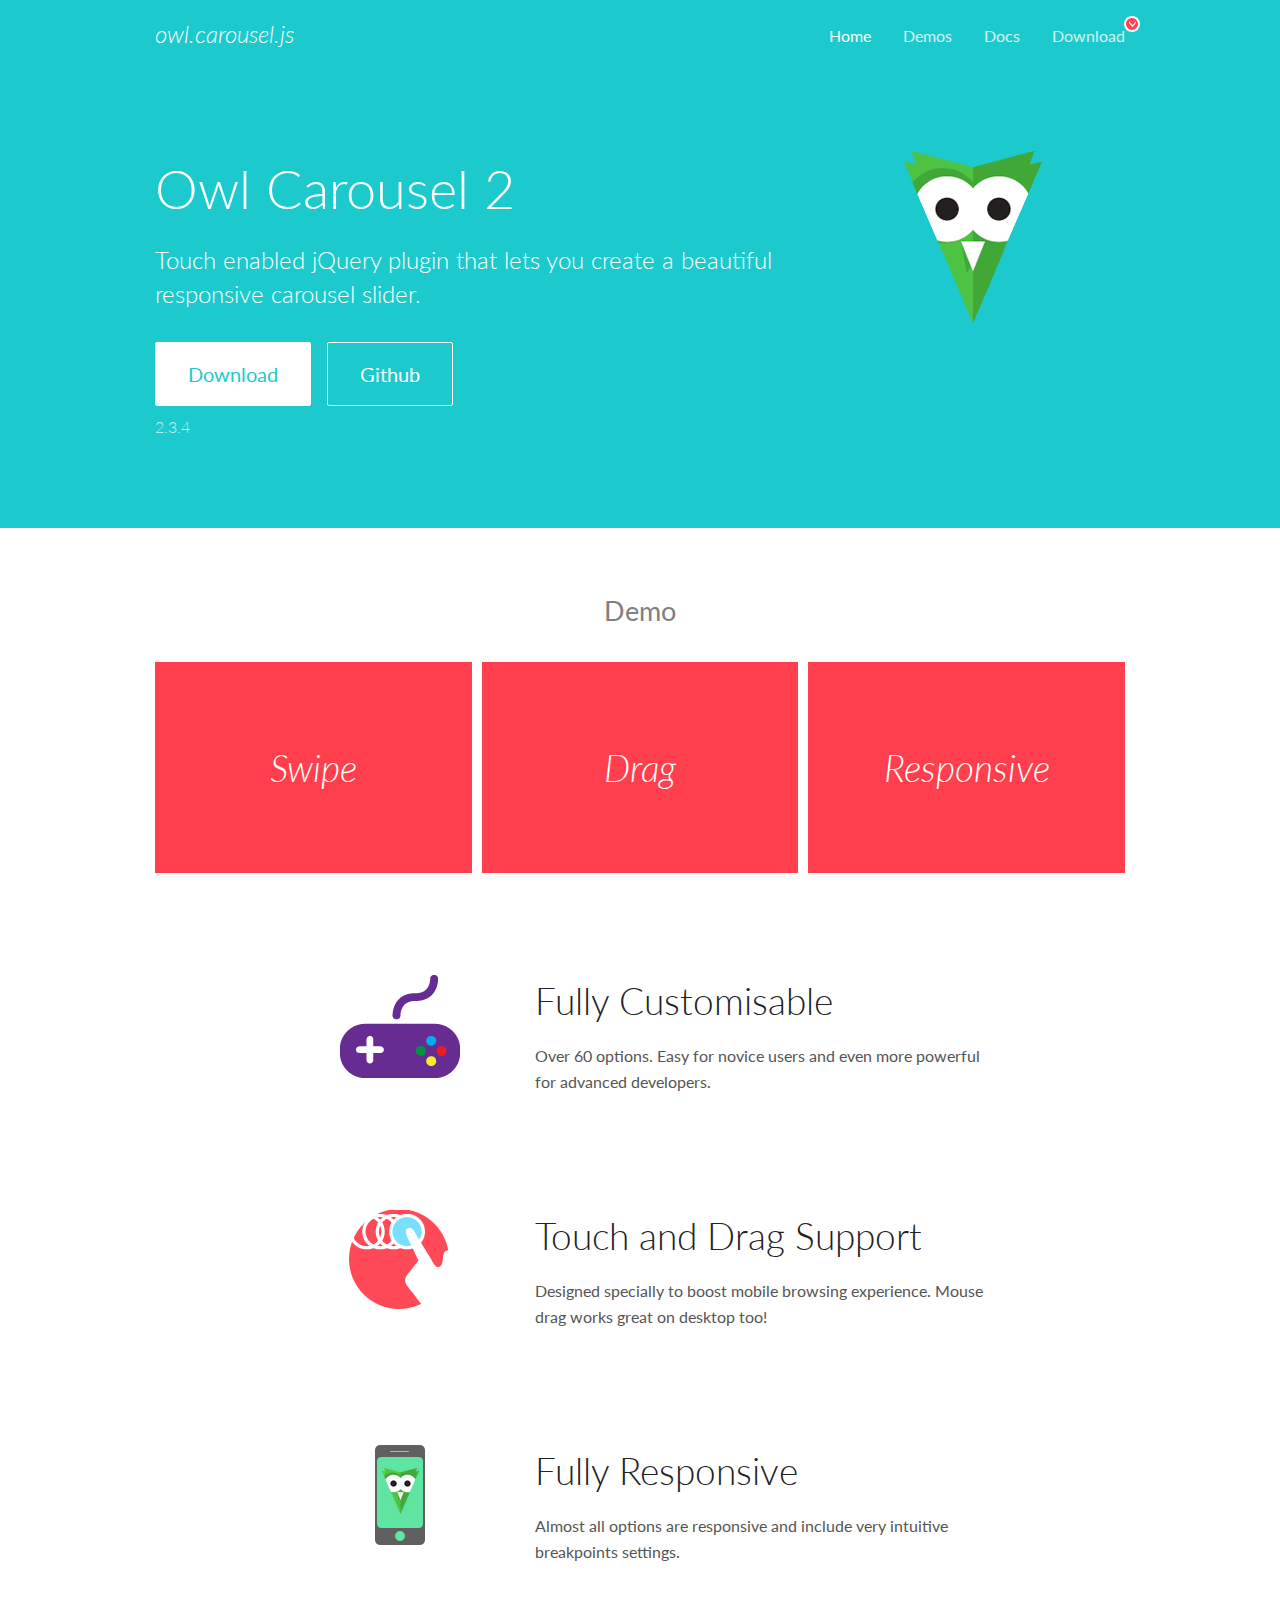
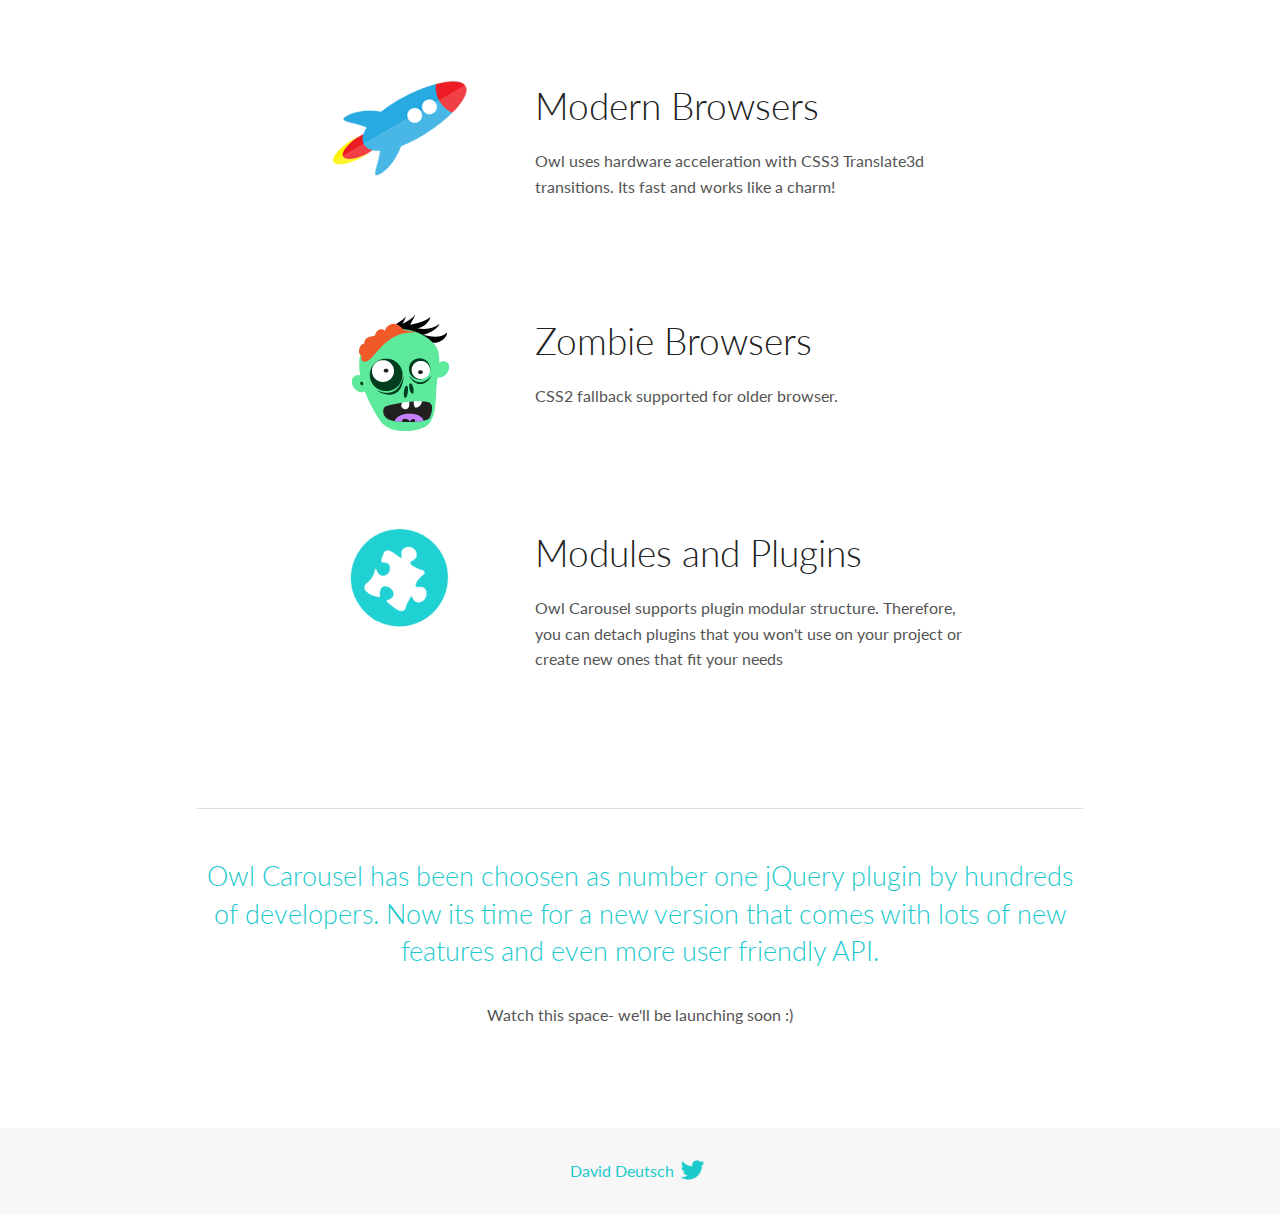
<file: static/Source/OwlCarousel2-2.3.4/docs/index.html>
<!DOCTYPE html>
<html lang="en">
  <head>

    <!-- head -->
    <meta charset="utf-8">
    <meta name="msapplication-tap-highlight" content="no" />
    <meta name="viewport" content="width=device-width, initial-scale=1.0" />
    <meta name="description" content="Touch enabled jQuery plugin that lets you create beautiful responsive carousel slider.">
    <meta name="author" content="David Deutsch">
    <title>
      Home | Owl Carousel | 2.3.4
    </title>

    <!-- Stylesheets -->
    <link href='https://fonts.googleapis.com/css?family=Lato:300,400,700,400italic,300italic' rel='stylesheet' type='text/css'>
    <link rel="stylesheet" href="assets/css/docs.theme.min.css">

    <!-- Owl Stylesheets -->
    <link rel="stylesheet" href="assets/owlcarousel/assets/owl.carousel.min.css">
    <link rel="stylesheet" href="assets/owlcarousel/assets/owl.theme.default.min.css">

    <!-- HTML5 shim and Respond.js IE8 support of HTML5 elements and media queries -->

    <!--[if lt IE 9]>
      <script src="https://oss.maxcdn.com/libs/html5shiv/3.7.0/html5shiv.js"></script>
      <script src="https://oss.maxcdn.com/libs/respond.js/1.3.0/respond.min.js"></script>
    <![endif]-->

    <!-- Favicons -->
    <link rel="apple-touch-icon-precomposed" sizes="144x144" href="assets/ico/apple-touch-icon-144-precomposed.png">
    <link rel="shortcut icon" href="assets/ico/favicon.png">
    <link rel="shortcut icon" href="favicon.ico">

    <!-- Yeah i know js should not be in header. Its required for demos.-->

    <!-- javascript -->
    <script src="assets/vendors/jquery.min.js"></script>
    <script src="assets/owlcarousel/owl.carousel.js"></script>
  </head>
  <body>

    <!-- header -->
    <header class="header">
      <div class="row">
        <div class="large-12 columns">
          <div class="brand left">
            <h3>
              <a href="/OwlCarousel2/">owl.carousel.js</a> 
            </h3>
          </div>
          <a id="toggle-nav" class="right">
            <span></span> <span></span> <span></span> 
          </a> 
          <div class="nav-bar">
            <ul class="clearfix">
              <li class="active">
                <a href="/OwlCarousel2/index.html">Home</a> 
              </li>
              <li> <a href="/OwlCarousel2/demos/demos.html">Demos</a>  </li>
              <li> <a href="/OwlCarousel2/docs/started-welcome.html">Docs</a>  </li>
              <li>
                <a href="https://github.com/OwlCarousel2/OwlCarousel2/archive/2.3.4.zip">Download</a> 
                <span class="download"></span> 
              </li>
            </ul>
          </div>
        </div>
      </div>
    </header>

    <!-- home panel -->
    <section id="hero">
      <div class="row">
        <div class="large-8 medium-8 columns">
          <h1>Owl Carousel 2</h1>
          <h4>Touch enabled jQuery plugin that lets you create a beautiful responsive carousel slider.</h4>
          <a href="https://github.com/OwlCarousel2/OwlCarousel2/archive/2.3.4.zip" class="hero-button">Download</a> 
          <a href="https://github.com/OwlCarousel2/OwlCarousel2" class="hero-button outline">Github</a> 
          <p>2.3.4</p>
        </div>
        <div class="large-4 medium-4 columns">
          <img class="owl-logo" src="assets/img/owl-logo.png" alt="mr. Owl">
        </div>
      </div>
    </section>

    <!-- body -->
    <div class="home-demo">
      <div class="row">
        <div class="large-12 columns">
          <h3>Demo</h3>
          <div class="owl-carousel">
            <div class="item">
              <h2>Swipe</h2>
            </div>
            <div class="item">
              <h2>Drag</h2>
            </div>
            <div class="item">
              <h2>Responsive</h2>
            </div>
            <div class="item">
              <h2>CSS3</h2>
            </div>
            <div class="item">
              <h2>Fast</h2>
            </div>
            <div class="item">
              <h2>Easy</h2>
            </div>
            <div class="item">
              <h2>Free</h2>
            </div>
            <div class="item">
              <h2>Upgradable</h2>
            </div>
            <div class="item">
              <h2>Tons of options</h2>
            </div>
            <div class="item">
              <h2>Infinity</h2>
            </div>
            <div class="item">
              <h2>Auto Width</h2>
            </div>
          </div>
        </div>
      </div>
    </div>
    <script>
      var owl = $('.owl-carousel');
      owl.owlCarousel({
        margin: 10,
        loop: true,
        responsive: {
          0: {
            items: 1
          },
          600: {
            items: 2
          },
          1000: {
            items: 3
          }
        }
      })
    </script>

    <!-- features -->
    <div id="features">
      <div class="row">
        <div class="small-12 medium-9 small-centered columns">
          <section class="row feature">
            <div class="medium-4 small-12 columns">
              <img src="assets/img/feature-options.png" alt="">
            </div>
            <div class="medium-8 small-12 columns">
              <h2>Fully Customisable</h2>
              <p>Over 60 options. Easy for novice users and even more powerful for advanced developers.</p>
            </div>
          </section>
          <section class="row feature">
            <div class="medium-4 small-12 columns">
              <img src="assets/img/feature-drag.png" alt="">
            </div>
            <div class="medium-8 small-12 columns">
              <h2>Touch and Drag Support</h2>
              <p>Designed specially to boost mobile browsing experience. Mouse drag works great on desktop too!</p>
            </div>
          </section>
          <section class="row feature">
            <div class="medium-4 small-12 columns">
              <img src="assets/img/feature-responsive.png" alt="">
            </div>
            <div class="medium-8 small-12 columns">
              <h2>Fully Responsive</h2>
              <p>Almost all options are responsive and include very intuitive breakpoints settings.</p>
            </div>
          </section>
          <section class="row feature">
            <div class="medium-4 small-12 columns">
              <img src="assets/img/feature-modern.png" alt="">
            </div>
            <div class="medium-8 small-12 columns">
              <h2>Modern Browsers</h2>
              <p>Owl uses hardware acceleration with CSS3 Translate3d transitions. Its fast and works like a charm! </p>
            </div>
          </section>
          <section class="row feature">
            <div class="medium-4 small-12 columns">
              <img src="assets/img/feature-zombie.png" alt="">
            </div>
            <div class="medium-8 small-12 columns">
              <h2>Zombie Browsers</h2>
              <p>CSS2 fallback supported for older browser.</p>
            </div>
          </section>
          <section class="row feature">
            <div class="medium-4 small-12 columns">
              <img src="assets/img/feature-module.png" alt="">
            </div>
            <div class="medium-8 small-12 columns">
              <h2>Modules and Plugins</h2>
              <p>Owl Carousel supports plugin modular structure. Therefore, you can detach plugins that you won&#x27;t use on your project or create new ones that fit your needs</p>
            </div>
          </section>
        </div>
      </div>
    </div>

    <!-- footer -->
    <section id="teaser-text">
      <div class="row">
        <div class="small-12 medium-11 small-centered columns">
          <hr>
          <h3 id="owl-carousel-has-been-choosen-as-number-one-jquery-plugin-by-hundreds-of-developers-now-its-time-for-a-new-version-that-comes-with-lots-of-new-features-and-even-more-user-friendly-api-">Owl Carousel has been choosen as number one jQuery plugin by hundreds of developers. Now its time for a new version that comes with lots of new features and even more user friendly API.</h3>
          <p>Watch this space- we&#39;ll be launching soon :)</p>
        </div>
      </div>
    </section>

    <!-- footer -->
    <footer class="footer">
      <div class="row">
        <div class="large-12 columns">
          <h5>
            <a href="/OwlCarousel2/docs/support-contact.html">David Deutsch</a> 
            <a id="custom-tweet-button" href="https://twitter.com/share?url=https://github.com/OwlCarousel2/OwlCarousel2&text=Owl Carousel - This is so awesome! " target="_blank"></a> 
          </h5>
        </div>
      </div>
    </footer>

    <!-- vendors -->
    <script src="assets/vendors/highlight.js"></script>
    <script src="assets/js/app.js"></script>
  </body>
</html>
</file>
<file: static/Source/jquery-nice-select-1.1.0/css/style.css>
.nice-select {
  -webkit-tap-highlight-color: transparent;
  background-color: #fff;
  border-radius: 5px;
  border: solid 1px #e0e7ee;
  box-sizing: border-box;
  clear: both;
  cursor: pointer;
  display: block;
  float: left;
  font-family: inherit;
  font-size: 14px;
  font-weight: normal;
  height: 42px;
  line-height: 40px;
  outline: none;
  padding-left: 18px;
  padding-right: 30px;
  position: relative;
  text-align: left !important;
  -webkit-transition: all 0.2s ease-in-out;
  transition: all 0.2s ease-in-out;
  -webkit-user-select: none;
     -moz-user-select: none;
      -ms-user-select: none;
          user-select: none;
  white-space: nowrap;
  width: auto; }
  .nice-select:hover {
    border-color: #d0dae5; }
  .nice-select:active, .nice-select.open, .nice-select:focus {
    border-color: #88bfff; }
  .nice-select:after {
    border-bottom: 2px solid #90a1b5;
    border-right: 2px solid #90a1b5;
    content: '';
    display: block;
    height: 5px;
    margin-top: -4px;
    pointer-events: none;
    position: absolute;
    right: 12px;
    top: 50%;
    -webkit-transform-origin: 66% 66%;
        -ms-transform-origin: 66% 66%;
            transform-origin: 66% 66%;
    -webkit-transform: rotate(45deg);
        -ms-transform: rotate(45deg);
            transform: rotate(45deg);
    -webkit-transition: all 0.15s ease-in-out;
    transition: all 0.15s ease-in-out;
    width: 5px; }
  .nice-select.open:after {
    -webkit-transform: rotate(-135deg);
        -ms-transform: rotate(-135deg);
            transform: rotate(-135deg); }
  .nice-select.open .list {
    opacity: 1;
    pointer-events: auto;
    -webkit-transform: scale(1) translateY(0);
        -ms-transform: scale(1) translateY(0);
            transform: scale(1) translateY(0); }
  .nice-select.disabled {
    border-color: #e7ecf2;
    color: #90a1b5;
    pointer-events: none; }
    .nice-select.disabled:after {
      border-color: #cdd5de; }
  .nice-select.wide {
    width: 100%; }
    .nice-select.wide .list {
      left: 0 !important;
      right: 0 !important; }
  .nice-select.right {
    float: right; }
    .nice-select.right .list {
      left: auto;
      right: 0; }
  .nice-select.small {
    font-size: 12px;
    height: 36px;
    line-height: 34px; }
    .nice-select.small:after {
      height: 4px;
      width: 4px; }
    .nice-select.small .option {
      line-height: 34px;
      min-height: 34px; }
  .nice-select .list {
    background-color: #fff;
    border-radius: 5px;
    box-shadow: 0 0 0 1px rgba(68, 88, 112, 0.11);
    box-sizing: border-box;
    margin-top: 4px;
    opacity: 0;
    overflow: hidden;
    padding: 0;
    pointer-events: none;
    position: absolute;
    top: 100%;
    left: 0;
    -webkit-transform-origin: 50% 0;
        -ms-transform-origin: 50% 0;
            transform-origin: 50% 0;
    -webkit-transform: scale(0.75) translateY(-21px);
        -ms-transform: scale(0.75) translateY(-21px);
            transform: scale(0.75) translateY(-21px);
    -webkit-transition: all 0.2s cubic-bezier(0.5, 0, 0, 1.25), opacity 0.15s ease-out;
    transition: all 0.2s cubic-bezier(0.5, 0, 0, 1.25), opacity 0.15s ease-out;
    z-index: 9; }
    .nice-select .list:hover .option:not(:hover) {
      background-color: transparent !important; }
  .nice-select .option {
    cursor: pointer;
    font-weight: 400;
    line-height: 40px;
    list-style: none;
    min-height: 40px;
    outline: none;
    padding-left: 18px;
    padding-right: 29px;
    text-align: left;
    -webkit-transition: all 0.2s;
    transition: all 0.2s; }
    .nice-select .option:hover, .nice-select .option.focus, .nice-select .option.selected.focus {
      background-color: #f6f7f9; }
    .nice-select .option.selected {
      font-weight: bold; }
    .nice-select .option.disabled {
      background-color: transparent;
      color: #90a1b5;
      cursor: default; }

.no-csspointerevents .nice-select .list {
  display: none; }

.no-csspointerevents .nice-select.open .list {
  display: block; }

code[class*="language-"],
pre[class*="language-"] {
  border-radius: 2px;
  color: #445870;
  -webkit-hyphens: none;
      -ms-hyphens: none;
          hyphens: none;
  line-height: 1.5;
  -moz-tab-size: 4;
    -o-tab-size: 4;
       tab-size: 4;
  text-align: left;
  white-space: pre;
  word-break: normal;
  word-spacing: normal;
  word-wrap: normal;
  direction: ltr;
  font-family: Inconsolata, monospace;
  font-size: 13px;
  letter-spacing: 0; }

/* Code blocks */
pre[class*="language-"] {
  padding: 18px 24px;
  margin: 0 0 24px;
  overflow: auto; }

:not(pre) > code[class*="language-"],
pre[class*="language-"] {
  background: #f6f7f9; }

/* Inline code */
:not(pre) > code[class*="language-"] {
  padding: 0 2px 1px; }

.token.comment,
.token.prolog,
.token.doctype,
.token.cdata {
  color: #90a1b5; }

.token.punctuation {
  color: #999; }

.namespace {
  opacity: .7; }

.token.property,
.token.tag,
.token.boolean,
.token.number,
.token.constant,
.token.symbol,
.token.deleted {
  color: #EC4444; }

.token.selector,
.token.attr-name,
.token.string,
.token.char,
.token.builtin,
.token.inserted {
  color: #4ABF60; }

.token.operator,
.token.entity,
.token.url,
.language-css .token.string,
.style .token.string {
  color: #a67f59;
  background: rgba(255, 255, 255, 0.5); }

.token.atrule,
.token.attr-value,
.token.keyword {
  color: #55a1fb; }

.token.function {
  color: #DD4A68; }

.token.regex,
.token.important,
.token.variable {
  color: #e90; }

.token.important,
.token.bold {
  font-weight: bold; }

.token.italic {
  font-style: italic; }

.token.entity {
  cursor: help; }

body {
  -webkit-font-smoothing: antialiased;
  -moz-osx-font-smoothing: grayscale;
  color: #445870;
  font-family: 'Work Sans', sans-serif;
  font-size: 14px;
  font-weight: normal;
  letter-spacing: -0.25px;
  margin: 0;
  padding: 0 18px; }

p {
  line-height: 1.6;
  margin: 0 0 1.6em; }

h1 {
  font-size: 36px;
  font-weight: 300;
  letter-spacing: -2px;
  margin: 0 0 24px; }

h2 {
  font-size: 22px;
  font-weight: 400;
  margin: 0 0 12px;
  padding-top: 48px; }

h3 {
  font-size: 18px;
  font-weight: 400;
  margin: 0 0 12px;
  padding-top: 12px; }

ul {
  margin: 0;
  padding-left: 16px; }

a:not(.button) {
  color: #55a1fb;
  outline: none;
  text-decoration: none;
  -webkit-transition: all 0.2s ease-in-out;
  transition: all 0.2s ease-in-out;
  border-bottom: 1px solid transparent; }
  a:not(.button):hover, a:not(.button):focus {
    border-bottom: 1px solid #88bfff; }

::-moz-selection {
  background: #f3f4f7; }

::selection {
  background: #f3f4f7; }

.container {
  margin: 96px auto 60px;
  max-width: 40em; }

.box {
  background-color: #f6f7f9;
  border-radius: 2px;
  margin-bottom: 30px;
  padding: 24px 30px; }
  .box:before, .box:after {
    content: "";
    display: table; }
  .box:after {
    clear: both; }

label {
  color: #90a1b5;
  font-size: 11px;
  margin: 0 2px 4px;
  text-transform: uppercase;
  float: left; }
  label.right {
    float: right; }

.button {
  -webkit-tap-highlight-color: transparent;
  background-color: #55a1fb;
  border-radius: 5px;
  border: none;
  box-sizing: border-box;
  color: #fff;
  cursor: pointer;
  display: inline-block;
  font-weight: 600;
  height: 42px;
  line-height: 42px;
  outline: none;
  padding: 0 24px;
  text-align: center;
  text-decoration: none;
  -webkit-transition: all 0.2s ease-in-out;
  transition: all 0.2s ease-in-out;
  white-space: nowrap;
  width: auto; }
  .button:hover, .button:focus {
    background-color: #4196fb; }
  .button:active, .button.nice-select.open {
    background-color: #2d8bfa; }
  .button.light {
    background-color: #fff;
    border: 1px solid #e0e7ee;
    color: #55a1fb;
    line-height: 40px;
    margin-left: 24px; }
    .button.light:hover {
      border-color: #d0dae5; }
    .button.light:active, .button.light.nice-select.open, .button.light:focus {
      border-color: #88bfff; }
  @media screen and (max-width: 360px) {
    .button {
      width: 100%; }
      .button.light {
        margin: 18px 0 0; } }

.header {
  text-align: center;
  margin-bottom: 60px; }
  @media screen and (min-width: 600px) {
    .header {
      padding: 0 18px; } }
  .header p {
    color: #90a1b5;
    font-size: 18px;
    margin-bottom: 36px; }

.footer {
  text-align: center; }
  .footer p {
    margin-bottom: 90px; }

.credit {
  color: #90a1b5;
  clear: both;
  font-size: 12px;
  margin-top: 90px; }
</file>
